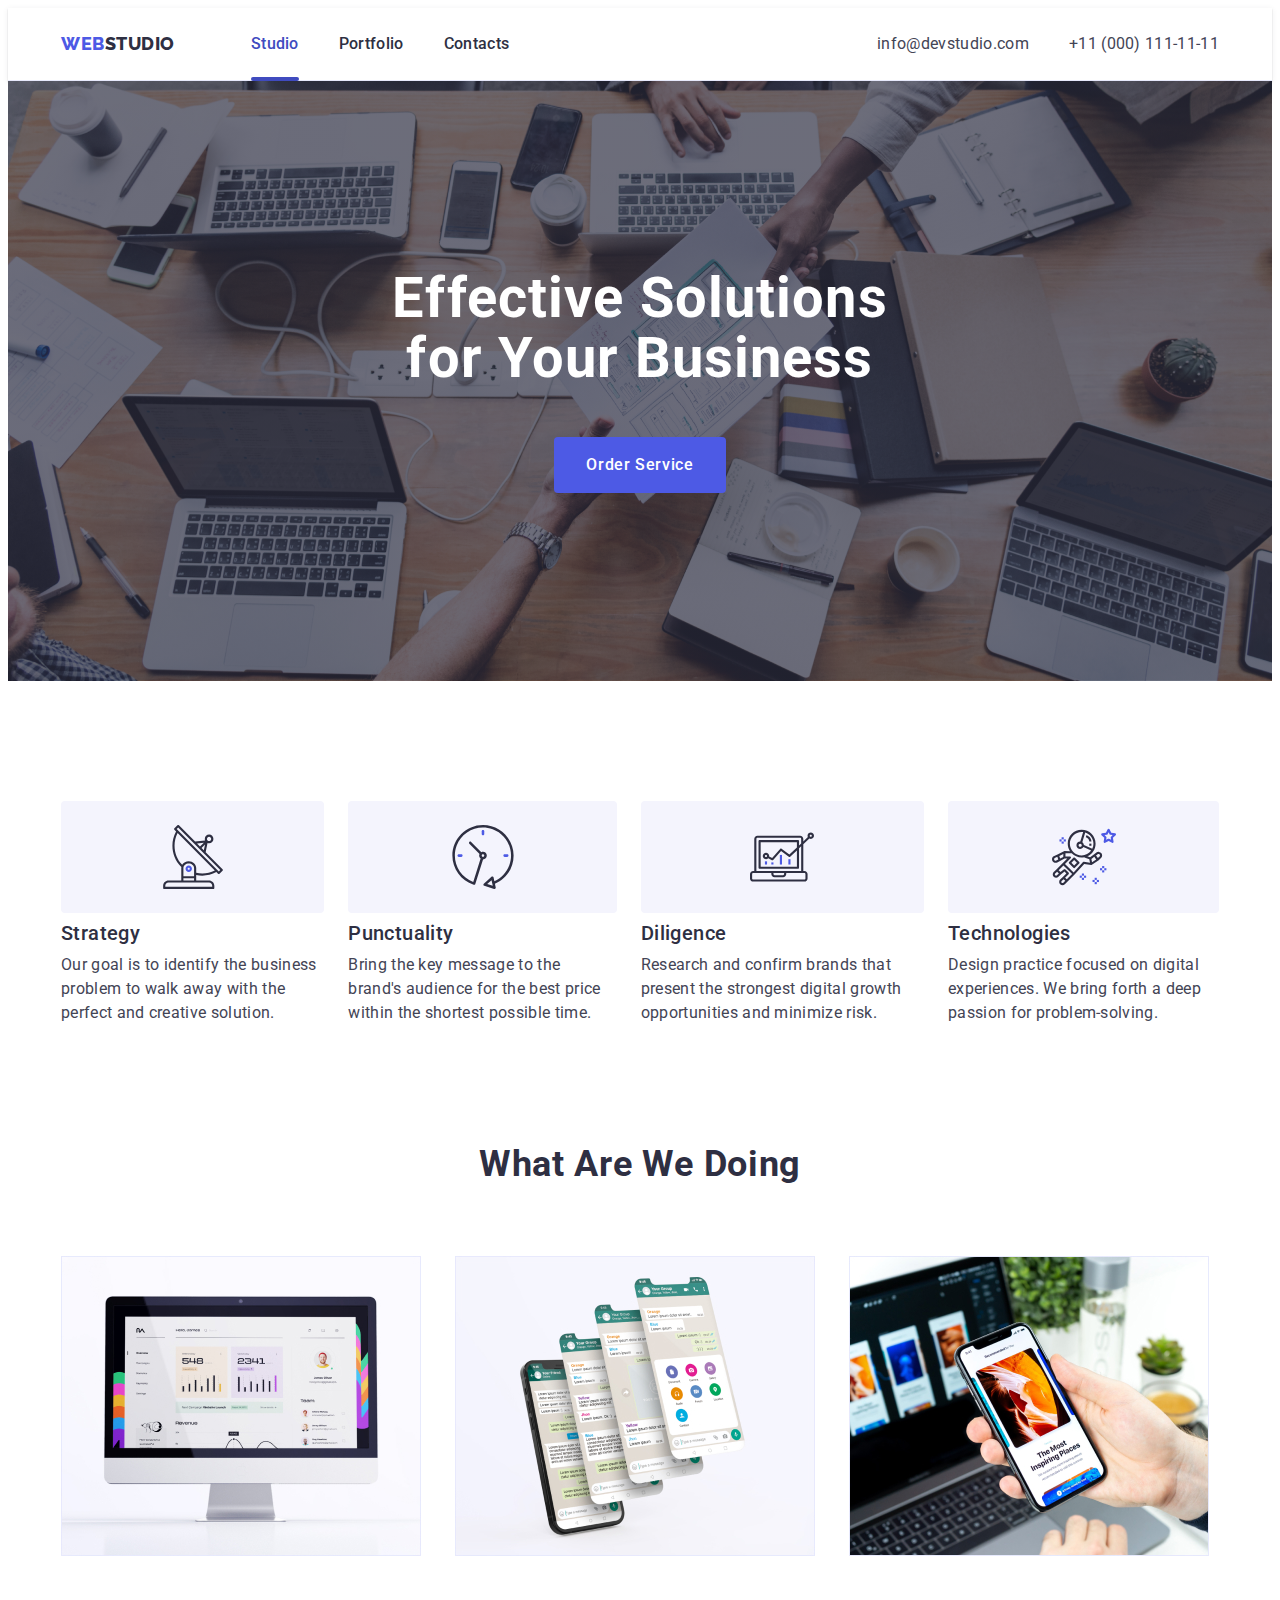
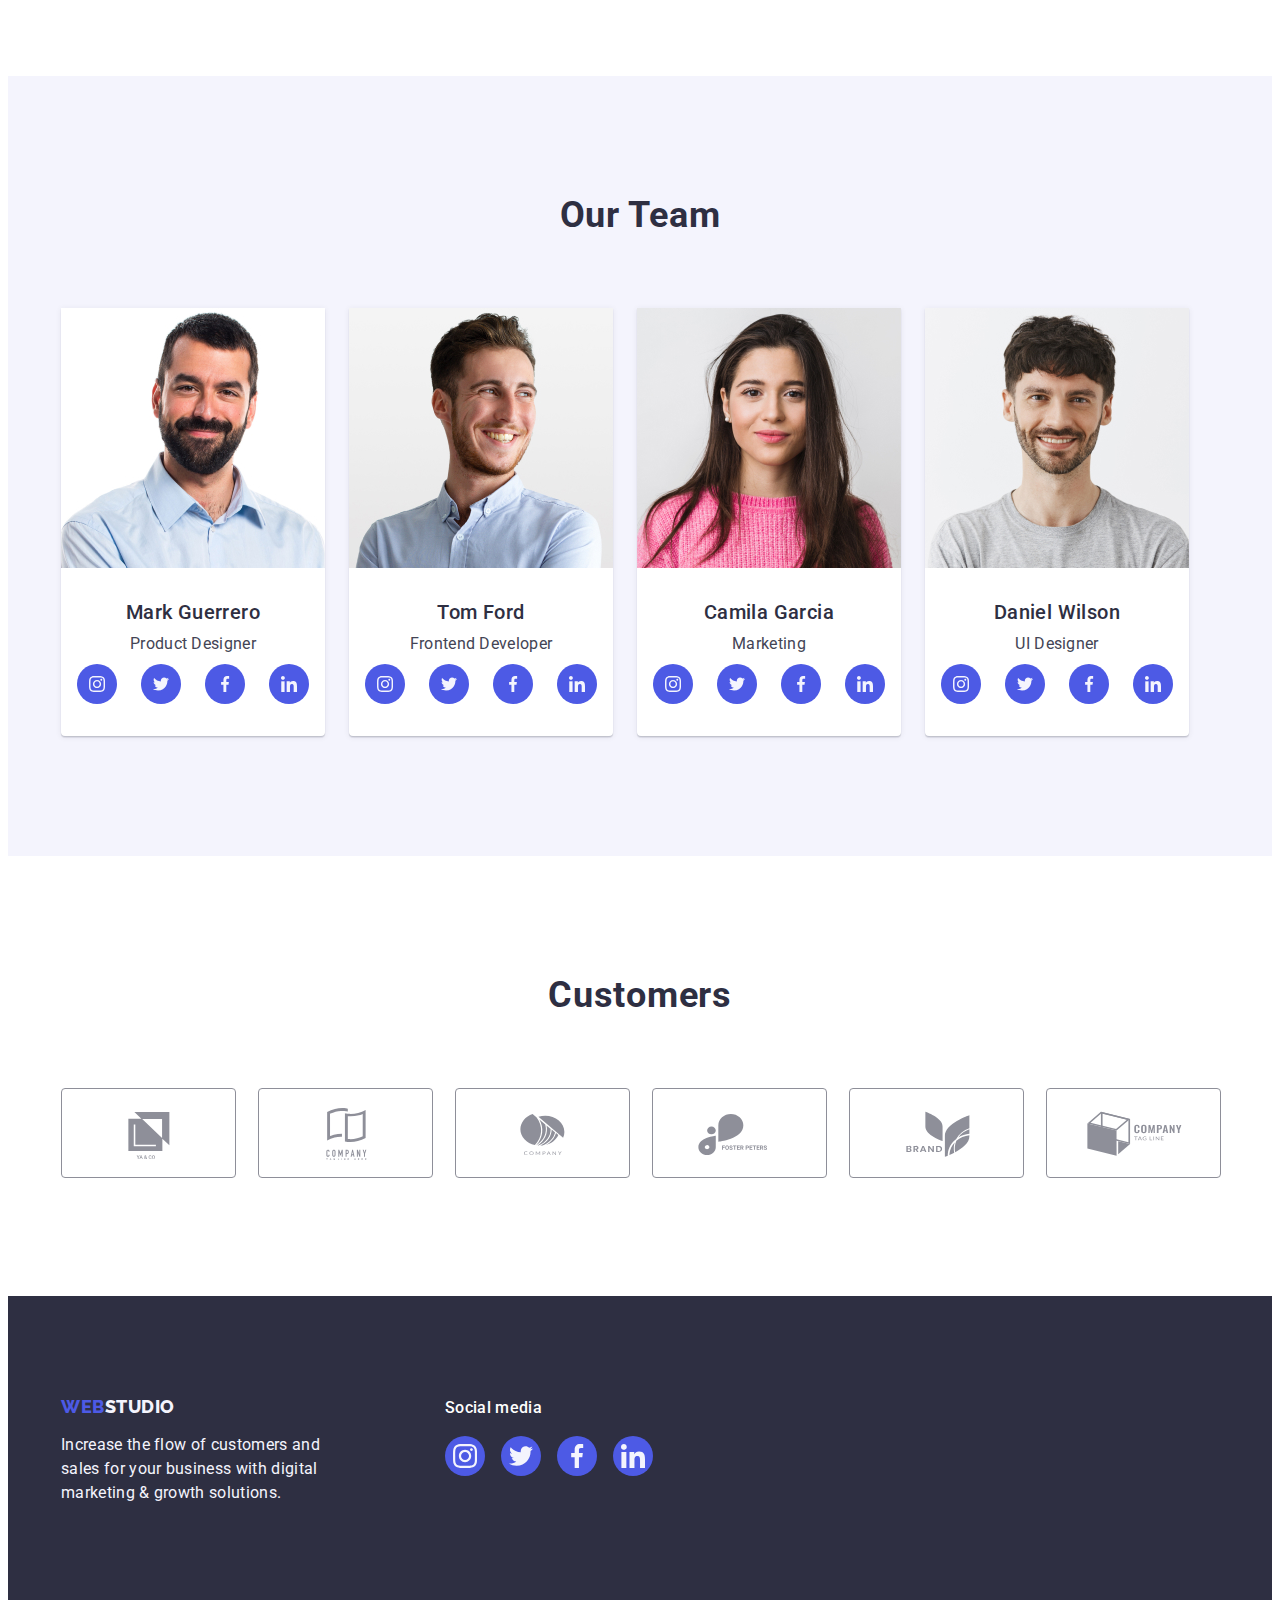
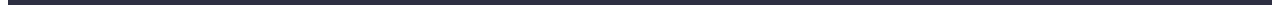
<file: index.html>
<!DOCTYPE html>
<html lang="en">
  <head>
    <meta charset="UTF-8" />
    <meta http-equiv="X-UA-Compatible" content="IE=edge" />
    <meta name="viewport" content="width=device-width, initial-scale=1.0" />
    <link rel="preconnect" href="https://fonts.googleapis.com" />
    <link rel="preconnect" href="https://fonts.gstatic.com" crossorigin />
    <link
      href="https://fonts.googleapis.com/css2?family=Raleway:wght@800&family=Roboto:wght@400;500;700;900&display=swap"
      rel="stylesheet"
    />
    <title>Document</title>
    <link
      rel="stylesheet"
      href="https://cdnjs.cloudflare.com/ajax/libs/modern-normalize/1.1.0/modern-normalize.min.css"
      integrity="sha512-wpPYUAdjBVSE4KJnH1VR1HeZfpl1ub8YT/NKx4PuQ5NmX2tKuGu6U/JRp5y+Y8XG2tV+wKQpNHVUX03MfMFn9Q=="
      crossorigin="anonymous"
      referrerpolicy="no-referrer"
    />
    <link rel="stylesheet" href="./css/styles.css" />
  </head>
  <body>
    <!-- HEADER -->

    <header class="page-header">
      <div class="container page-header-container">
        <nav class="page-nav nav-header-container">
          <a class="logo link" href="./index.html"
            >WEB<span class="logo-studio">Studio</span></a
          >

          <ul class="menu list list-header-container">
            <li>
              <a href="./index.html" class="menu-item link current-page"
                >Studio</a
              >
            </li>
            <li>
              <a href="./portfolio.html" class="menu-item link">Portfolio</a>
            </li>
            <li><a href="" class="menu-item link">Contacts</a></li>
          </ul>
        </nav>

        <address class="header-tel-mail">
          <ul class="tel-mail-header list">
            <li>
              <a class="address-link link list" href="mailto:info@devstudio.com"
                >info@devstudio.com</a
              >
            </li>
            <li>
              <a class="address-link link list" href="tel:+110001111111"
                >+11 (000) 111-11-11</a
              >
            </li>
          </ul>
        </address>
      </div>
    </header>
    <main>
      <!-- SECTION 1 - HERO -->
      <section class="section-hero">
        <div class="container section-hero-container">
          <h1 class="hero-tittle">Effective Solutions for Your Business</h1>
          <button class="modal-open-btn" type="button" data-modal-open>
            Order Service
          </button>
        </div>
      </section>

      <!-- SECTION 2 -->

      <section class="features-section">
        <div class="features-list-container container">
          <h2 class="visually-hidden">webstudio-features</h2>

          <ul class="list list-container">
            <li class="features-list-item">
              <div class="features-list-item-icon">
                <svg class="features-icon" width="64" height="64">
                  <use href="./images/icons.svg#icon-antenna"></use>
                </svg>
              </div>
              <h3 class="li-header">Strategy</h3>
              <p class="paragraf-description">
                Our goal is to identify the business problem to walk away with
                the perfect and creative solution.
              </p>
            </li>
            <li class="features-list-item">
              <div class="features-list-item-icon">
                <svg class="features-icon" width="64" height="64">
                  <use href="./images/icons.svg#icon-clock"></use>
                </svg>
              </div>
              <h3 class="li-header">Punctuality</h3>

              <p class="paragraf-description">
                Bring the key message to the brand's audience for the best price
                within the shortest possible time.
              </p>
            </li>
            <li class="features-list-item">
              <div class="features-list-item-icon">
                <svg class="features-icon" width="64" height="64">
                  <use href="./images/icons.svg#icon-diagram"></use>
                </svg>
              </div>
              <h3 class="li-header">Diligence</h3>
              <p class="paragraf-description">
                Research and confirm brands that present the strongest digital
                growth opportunities and minimize risk.
              </p>
            </li>
            <li class="features-list-item">
              <div class="features-list-item-icon">
                <svg class="features-icon" width="64" height="64">
                  <use href="./images/icons.svg#icon-astronaut"></use>
                </svg>
              </div>
              <h3 class="li-header">Technologies</h3>
              <p class="paragraf-description">
                Design practice focused on digital experiences. We bring forth a
                deep passion for problem-solving.
              </p>
            </li>
          </ul>
        </div>
      </section>

      <!-- section 3 -->

      <section class="main-page-fotos">
        <div class="container main-page-container">
          <h2 class="section-name section-foto-name">What are we doing</h2>
          <ul class="list fotos-list-container">
            <li class="foto-list">
              <img
                src="./images/foto1.jpg"
                alt="foto of computer"
                width="360"
                height="300"
              />
            </li>
            <li class="foto-list">
              <img
                src="./images/foto2.jpg"
                alt="foto of telephone"
                width="360"
                height="300"
              />
            </li>
            <li class="foto-list">
              <img
                src="./images/foto3.jpg"
                alt="foto of telephone and notebook"
                width="360"
                height="300"
              />
            </li>
          </ul>
        </div>
      </section>

      <!-- section 4 -->

      <section class="section-team">
        <div class="container">
          <h2 class="section-team-name section-name">Our Team</h2>
          <ul class="list section-team-container">
            <li class="section-list-item">
              <img
                src="./images/mark.jpg"
                alt="Mark Guerrero foto"
                width="264"
                height="260"
              />
              <div class="our-team-descr">
                <h3 class="li-header-team">Mark Guerrero</h3>
                <p class="paragraf-description-team">Product Designer</p>

                <ul class="social-list list">
                  <li class="social-list-menu">
                    <a href="" class="social-list-link">
                      <svg
                        class="social-list-icon"
                        width="16"
                        height="16"
                        aria-label="icon of instagram"
                      >
                        <use href="./images/icons.svg#icon-instagram"></use>
                      </svg>
                    </a>
                  </li>

                  <li class="social-list-menu">
                    <a href="" class="social-list-link">
                      <svg
                        class="social-list-icon"
                        width="16"
                        height="16"
                        aria-label="icon of instagram"
                      >
                        <use href="./images/icons.svg#icon-twitter"></use>
                      </svg>
                    </a>
                  </li>
                  <li class="social-list-menu">
                    <a href="" class="social-list-link">
                      <svg
                        class="social-list-icon"
                        width="16"
                        height="16"
                        aria-label="icon of instagram"
                      >
                        <use href="./images/icons.svg#icon-facebook"></use>
                      </svg>
                    </a>
                  </li>
                  <li class="social-list-menu">
                    <a href="" class="social-list-link">
                      <svg
                        class="social-list-icon"
                        width="16"
                        height="16"
                        aria-label="icon of instagram"
                      >
                        <use href="./images/icons.svg#icon-linkedin"></use>
                      </svg>
                    </a>
                  </li>
                </ul>
              </div>
            </li>

            <li class="section-list-item">
              <img
                src="./images/tom.jpg"
                alt="Tom Ford foto"
                width="264"
                height="260"
              />
              <div class="our-team-descr">
                <h3 class="li-header-team">Tom Ford</h3>
                <p class="paragraf-description-team">Frontend Developer</p>
                <ul class="social-list list">
                  <li class="social-list-menu">
                    <a href="" class="social-list-link">
                      <svg
                        class="social-list-icon"
                        width="16"
                        height="16"
                        aria-label="icon of instagram"
                      >
                        <use href="./images/icons.svg#icon-instagram"></use>
                      </svg>
                    </a>
                  </li>

                  <li class="social-list-menu">
                    <a href="" class="social-list-link">
                      <svg
                        class="social-list-icon"
                        width="16"
                        height="16"
                        aria-label="icon of instagram"
                      >
                        <use href="./images/icons.svg#icon-twitter"></use>
                      </svg>
                    </a>
                  </li>
                  <li class="social-list-menu">
                    <a href="" class="social-list-link">
                      <svg
                        class="social-list-icon"
                        width="16"
                        height="16"
                        aria-label="icon of instagram"
                      >
                        <use href="./images/icons.svg#icon-facebook"></use>
                      </svg>
                    </a>
                  </li>
                  <li class="social-list-menu">
                    <a href="" class="social-list-link">
                      <svg
                        class="social-list-icon"
                        width="16"
                        height="16"
                        aria-label="icon of instagram"
                      >
                        <use href="./images/icons.svg#icon-linkedin"></use>
                      </svg>
                    </a>
                  </li>
                </ul>
              </div>
            </li>

            <li class="section-list-item">
              <img
                src="./images/camila.jpg"
                alt="Camila Garcia foto"
                width="264"
                height="260"
              />
              <div class="our-team-descr">
                <h3 class="li-header-team">Camila Garcia</h3>
                <p class="paragraf-description-team">Marketing</p>
                <ul class="social-list list">
                  <li class="social-list-menu">
                    <a href="" class="social-list-link">
                      <svg
                        class="social-list-icon"
                        width="16"
                        height="16"
                        aria-label="icon of instagram"
                      >
                        <use href="./images/icons.svg#icon-instagram"></use>
                      </svg>
                    </a>
                  </li>

                  <li class="social-list-menu">
                    <a href="" class="social-list-link">
                      <svg
                        class="social-list-icon"
                        width="16"
                        height="16"
                        aria-label="icon of instagram"
                      >
                        <use href="./images/icons.svg#icon-twitter"></use>
                      </svg>
                    </a>
                  </li>
                  <li class="social-list-menu">
                    <a href="" class="social-list-link">
                      <svg
                        class="social-list-icon"
                        width="16"
                        height="16"
                        aria-label="icon of instagram"
                      >
                        <use href="./images/icons.svg#icon-facebook"></use>
                      </svg>
                    </a>
                  </li>
                  <li class="social-list-menu">
                    <a href="" class="social-list-link">
                      <svg
                        class="social-list-icon"
                        width="16"
                        height="16"
                        aria-label="icon of instagram"
                      >
                        <use href="./images/icons.svg#icon-linkedin"></use>
                      </svg>
                    </a>
                  </li>
                </ul>
              </div>
            </li>

            <li class="section-list-item">
              <img
                src="./images/daniel.jpg"
                alt="Daniel Wilson foto"
                width="264"
                height="260"
              />
              <div class="our-team-descr">
                <h3 class="li-header-team">Daniel Wilson</h3>
                <p class="paragraf-description-team">UI Designer</p>
                <ul class="social-list list">
                  <li class="social-list-menu">
                    <a href="" class="social-list-link">
                      <svg
                        class="social-list-icon"
                        width="16"
                        height="16"
                        aria-label="icon of instagram"
                      >
                        <use href="./images/icons.svg#icon-instagram"></use>
                      </svg>
                    </a>
                  </li>

                  <li class="social-list-menu">
                    <a href="" class="social-list-link">
                      <svg
                        class="social-list-icon"
                        width="16"
                        height="16"
                        aria-label="icon of instagram"
                      >
                        <use href="./images/icons.svg#icon-twitter"></use>
                      </svg>
                    </a>
                  </li>
                  <li class="social-list-menu">
                    <a href="" class="social-list-link">
                      <svg
                        class="social-list-icon"
                        width="16"
                        height="16"
                        aria-label="icon of instagram"
                      >
                        <use href="./images/icons.svg#icon-facebook"></use>
                      </svg>
                    </a>
                  </li>
                  <li class="social-list-menu">
                    <a href="" class="social-list-link">
                      <svg
                        class="social-list-icon"
                        width="16"
                        height="16"
                        aria-label="icon of instagram"
                      >
                        <use href="./images/icons.svg#icon-linkedin"></use>
                      </svg>
                    </a>
                  </li>
                </ul>
              </div>
            </li>
          </ul>
        </div>
      </section>

      <!-- SECTION 5 -->

      <section class="section-customers">
        <div class="container">
          <h2 class="section-name">Customers</h2>
          <ul class="customers-list list">
            <li class="customers-list-item">
              <a href="" class="customers-item">
                <svg
                  class="customers-item-logo"
                  width="104"
                  height="56"
                  aria-label="lofo of yaco company"
                >
                  <use href="./images/icons.svg#icon-logo-yaco"></use>
                </svg>
              </a>
            </li>
            <li class="customers-list-item">
              <a href="" class="customers-item">
                <svg
                  class="customers-item-logo"
                  width="104"
                  height="56"
                  aria-label="lofo of yaco company"
                >
                  <use
                    href="./images/icons.svg#icon-logo-company-taglinehere"
                  ></use>
                </svg>
              </a>
            </li>
            <li class="customers-list-item">
              <a href="" class="customers-item">
                <svg
                  class="customers-item-logo"
                  width="104"
                  height="56"
                  aria-label="lofo of yaco company"
                >
                  <use href="./images/icons.svg#icon-logo-company"></use>
                </svg>
              </a>
            </li>
            <li class="customers-list-item">
              <a href="" class="customers-item">
                <svg
                  class="customers-item-logo"
                  width="104"
                  height="56"
                  aria-label="lofo of yaco company"
                >
                  <use href="./images/icons.svg#icon-logo-fosterpeters"></use>
                </svg>
              </a>
            </li>
            <li class="customers-list-item">
              <a href="" class="customers-item">
                <svg
                  class="customers-item-logo"
                  width="104"
                  height="56"
                  aria-label="lofo of yaco company"
                >
                  <use href="./images/icons.svg#icon-logo-brend"></use>
                </svg>
              </a>
            </li>
            <li class="customers-list-item">
              <a href="" class="customers-item">
                <svg
                  class="customers-item-logo"
                  width="104"
                  height="56"
                  aria-label="lofo of yaco company"
                >
                  <use
                    href="./images/icons.svg#icon-logo-company-tagline"
                  ></use>
                </svg>
              </a>
            </li>
          </ul>
        </div>
      </section>
    </main>
    <!-- FOOTER -->
    <footer class="main-footer">
      <div class="container main-footer-container">
        <div class="footer-container">
          <a class="logo link footer-link" href="./index.html"
            >WEB<span class="logo-studio-theme-dark">Studio</span></a
          >
          <p class="footer-text">
            Increase the flow of customers and sales for your business with
            digital marketing & growth solutions.
          </p>
        </div>
        <div class="footer-media">
          <p class="footer-media-text">Social media</p>
          <ul class="footer-social-list list">
            <li class="footer-social-list-item">
              <a href="" class="footer-social-list-link">
                <svg
                  class="social-list-icon"
                  width="24"
                  height="24"
                  aria-label="icon of instagram"
                >
                  <use href="./images/icons.svg#icon-instagram"></use>
                </svg>
              </a>
            </li>

            <li class="footer-social-list-item">
              <a href="" class="footer-social-list-link">
                <svg
                  class="social-list-icon"
                  width="24"
                  height="24"
                  aria-label="icon of instagram"
                >
                  <use href="./images/icons.svg#icon-twitter"></use>
                </svg>
              </a>
            </li>
            <li class="footer-social-list-item">
              <a href="" class="footer-social-list-link">
                <svg
                  class="social-list-icon"
                  width="24"
                  height="24"
                  aria-label="icon of instagram"
                >
                  <use href="./images/icons.svg#icon-facebook"></use>
                </svg>
              </a>
            </li>
            <li class="footer-social-list-item">
              <a href="" class="footer-social-list-link">
                <svg
                  class="social-list-icon"
                  width="24"
                  height="24"
                  aria-label="icon of instagram"
                >
                  <use href="./images/icons.svg#icon-linkedin"></use>
                </svg>
              </a>
            </li>
          </ul>
        </div>
      </div>
    </footer>

    <!-- МОДАЛЬНЕ ВІКНО -->
    <div class="backdrop is-hidden" data-modal>
      <div class="modal">
        <button data-modal-close type="button" class="backdrop-modal-btn">
          <svg class="backdrop-modal-btn-icon" width="8" height="8">
            <use href="./images/icons.svg#icon-close-btn"></use>
          </svg>
        </button>
      </div>
    </div>
    <script src="./js/modal.js"></script>
  </body>
</html>
</file>
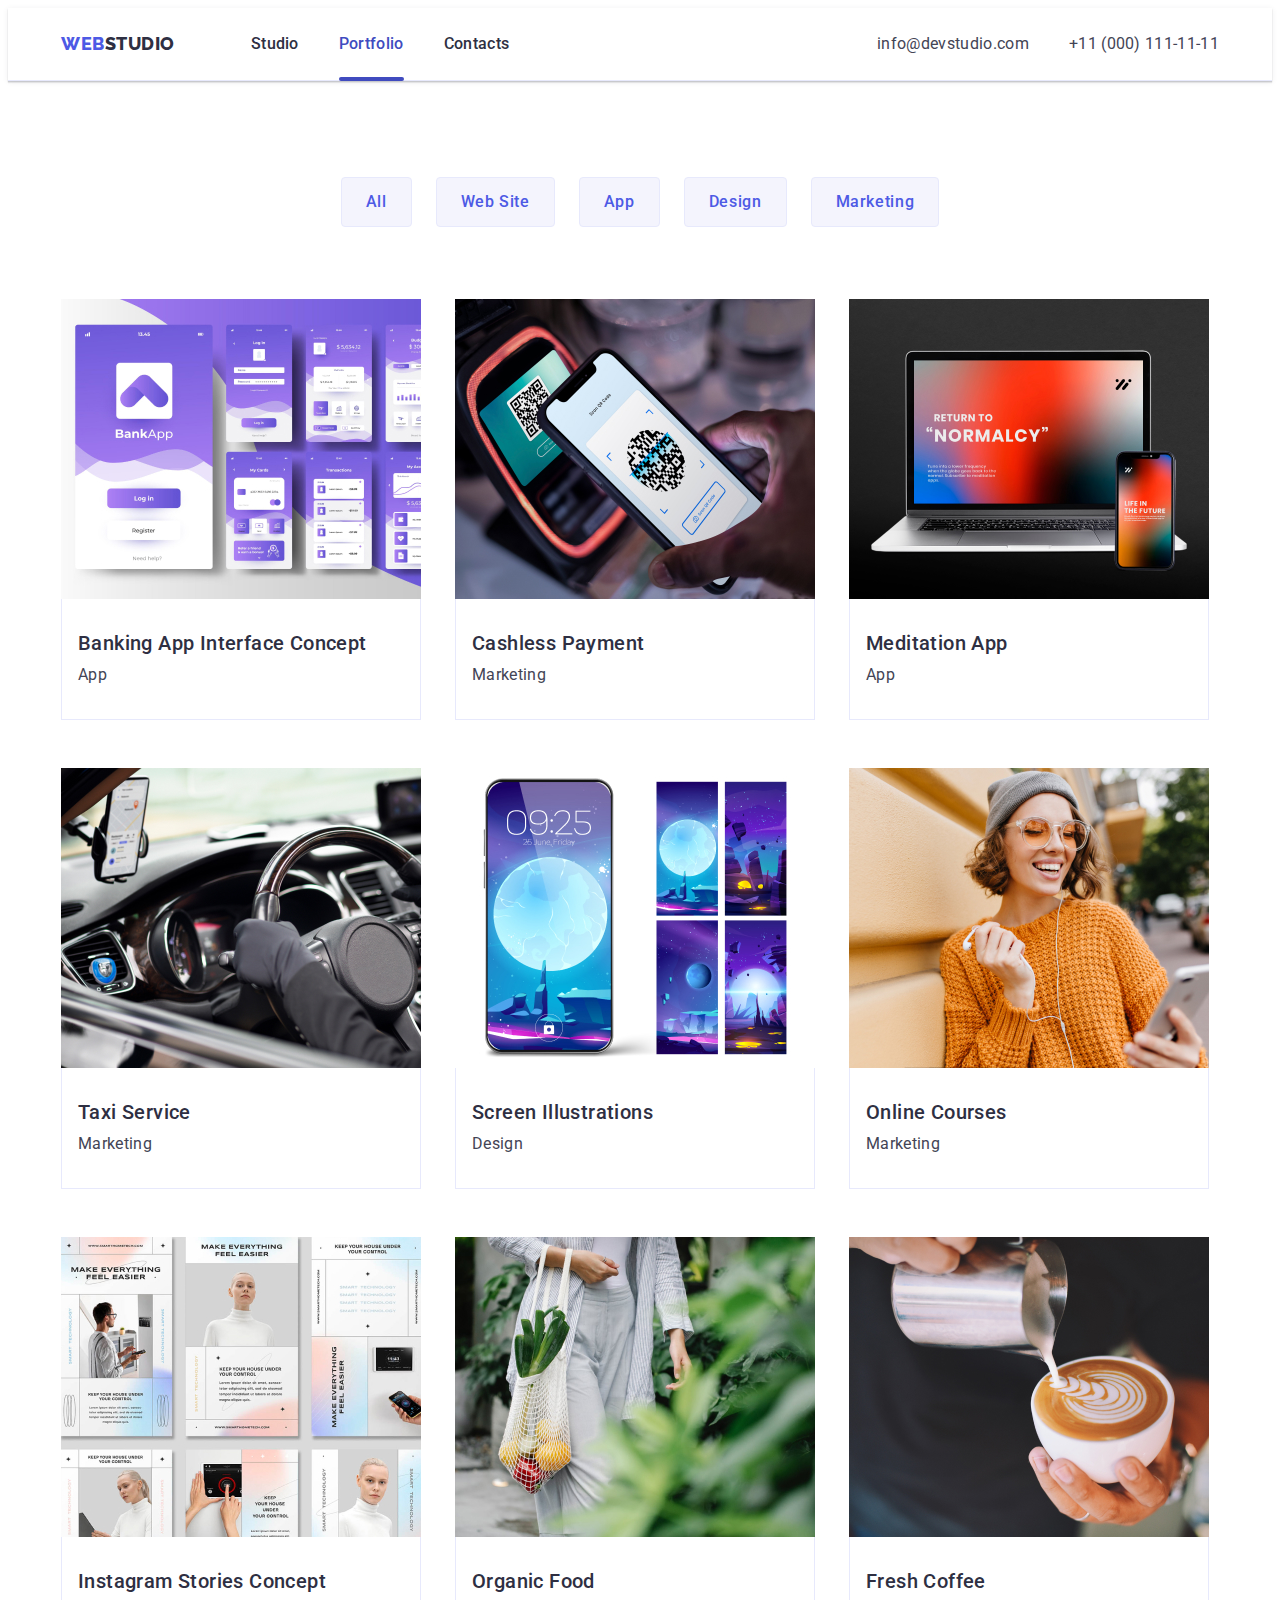
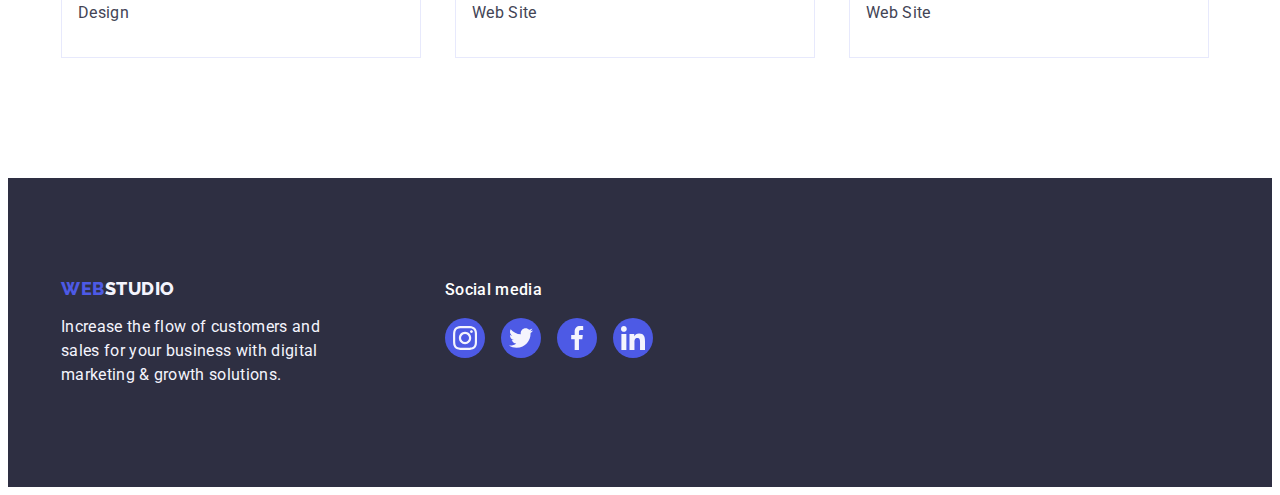
<file: portfolio.html>
<!DOCTYPE html>
<html lang="en">
  <head>
    <meta charset="UTF-8" />
    <meta http-equiv="X-UA-Compatible" content="IE=edge" />
    <meta name="viewport" content="width=device-width, initial-scale=1.0" />
    <link rel="preconnect" href="https://fonts.googleapis.com" />
    <link rel="preconnect" href="https://fonts.gstatic.com" crossorigin />
    <link
      href="https://fonts.googleapis.com/css2?family=Raleway:wght@800&family=Roboto:wght@400;500;700;900&display=swap"
      rel="stylesheet"
    />
    <title>Document</title>
    <link
      rel="stylesheet"
      href="https://cdnjs.cloudflare.com/ajax/libs/modern-normalize/1.1.0/modern-normalize.min.css"
      integrity="sha512-wpPYUAdjBVSE4KJnH1VR1HeZfpl1ub8YT/NKx4PuQ5NmX2tKuGu6U/JRp5y+Y8XG2tV+wKQpNHVUX03MfMFn9Q=="
      crossorigin="anonymous"
      referrerpolicy="no-referrer"
    />
    <link rel="stylesheet" href="./css/styles.css" />
  </head>

  <body>
    <!-- HEADER -->
    <header class="page-header">
      <div class="container page-header-container">
        <nav class="page-nav nav-header-container">
          <a class="logo link" href="./index.html"
            >WEB<span class="logo-studio">Studio</span></a
          >

          <ul class="menu list list-header-container">
            <li>
              <a href="./index.html" class="menu-item link">Studio</a>
            </li>
            <li>
              <a href="./portfolio.html" class="menu-item link current-page"
                >Portfolio</a
              >
            </li>
            <li><a href="" class="menu-item link">Contacts</a></li>
          </ul>
        </nav>

        <address class="header-tel-mail">
          <ul class="tel-mail-header list">
            <li>
              <a class="address-link link list" href="mailto:info@devstudio.com"
                >info@devstudio.com</a
              >
            </li>
            <li>
              <a class="address-link link list" href="tel:+110001111111"
                >+11 (000) 111-11-11</a
              >
            </li>
          </ul>
        </address>
      </div>
    </header>
    <main>
      <!-- BUTTONS -->

      <section class="portfolio-section">
        <div class="container">
          <h1 class="visually-hidden">portfolio</h1>
          <ul class="list portfolio-btn-list">
            <li>
              <button class="modal-btn-portfolio" type="button">All</button>
            </li>
            <li>
              <button class="modal-btn-portfolio" type="button">
                Web Site
              </button>
            </li>
            <li>
              <button class="modal-btn-portfolio" type="button">App</button>
            </li>
            <li>
              <button class="modal-btn-portfolio" type="button">Design</button>
            </li>
            <li>
              <button class="modal-btn-portfolio" type="button">
                Marketing
              </button>
            </li>
          </ul>

          <!-- 2nd list PORTFOLIO CARDS -->

          <ul class="list portfolio-cards-list">
            <li class="portfolio-cards-list-item">
              <a href="" class="link portfolio-cards-link">
                <div class="card-overlay">
                  <img
                    src="./images/portfolio/fotoportfolio1.jpg"
                    alt="Banking App foto"
                    width="360"
                    height="300"
                  />
                  <p class="overlay">
                    14 Stylish and User-Friendly App Design Concepts · Task
                    Manager App · Calorie Tracker App · Exotic Fruit Ecommerce
                    App · Cloud Storage App
                  </p>
                </div>
                <div class="portf-list-item-descr">
                  <h2 class="li-header">Banking App Interface Concept</h2>
                  <p class="paragraf-description">App</p>
                </div>
              </a>
            </li>
            <li class="portfolio-cards-list-item">
              <a href="" class="link portfolio-cards-link">
                <div class="card-overlay">
                  <img
                    src="./images/portfolio/fotoportfolio2.jpg"
                    alt="foto of cashless payment"
                    width="360"
                    height="300"
                  />
                  <p class="overlay">
                    14 Stylish and User-Friendly App Design Concepts · Task
                    Manager App · Calorie Tracker App · Exotic Fruit Ecommerce
                    App · Cloud Storage App
                  </p>
                </div>
                <div class="portf-list-item-descr">
                  <h2 class="li-header">Cashless Payment</h2>
                  <p class="paragraf-description">Marketing</p>
                </div>
              </a>
            </li>
            <li class="portfolio-cards-list-item">
              <a href="" class="link portfolio-cards-link">
                <div class="card-overlay">
                  <img
                    src="./images/portfolio/fotoportfolio3.jpg"
                    alt="foto of phone near a notebook"
                    width="360"
                    height="300"
                  />
                  <p class="overlay">
                    14 Stylish and User-Friendly App Design Concepts · Task
                    Manager App · Calorie Tracker App · Exotic Fruit Ecommerce
                    App · Cloud Storage App
                  </p>
                </div>
                <div class="portf-list-item-descr">
                  <h2 class="li-header">Meditation App</h2>
                  <p class="paragraf-description">App</p>
                </div>
              </a>
            </li>
            <li class="portfolio-cards-list-item">
              <a href="" class="link portfolio-cards-link">
                <div class="card-overlay">
                  <img
                    src="./images/portfolio/fotoportfolio4.jpg"
                    alt="foto of phone in taxi"
                    width="360"
                    height="300"
                  />
                  <p class="overlay">
                    14 Stylish and User-Friendly App Design Concepts · Task
                    Manager App · Calorie Tracker App · Exotic Fruit Ecommerce
                    App · Cloud Storage App
                  </p>
                </div>
                <div class="portf-list-item-descr">
                  <h2 class="li-header">Taxi Service</h2>
                  <p class="paragraf-description">Marketing</p>
                </div>
              </a>
            </li>
            <li class="portfolio-cards-list-item">
              <a href="" class="link portfolio-cards-link">
                <div class="card-overlay">
                  <img
                    src="./images/portfolio/fotoportfolio5.jpg"
                    alt="foto of phone's screen design"
                    width="360"
                    height="300"
                  />
                  <p class="overlay">
                    14 Stylish and User-Friendly App Design Concepts · Task
                    Manager App · Calorie Tracker App · Exotic Fruit Ecommerce
                    App · Cloud Storage App
                  </p>
                </div>
                <div class="portf-list-item-descr">
                  <h2 class="li-header">Screen Illustrations</h2>
                  <p class="paragraf-description">Design</p>
                </div>
              </a>
            </li>
            <li class="portfolio-cards-list-item">
              <a href="" class="link portfolio-cards-link">
                <div class="card-overlay">
                  <img
                    src="./images/portfolio/fotoportfolio6.jpg"
                    alt="foto of girl looking at phone"
                    width="360"
                    height="300"
                  />
                  <p class="overlay">
                    14 Stylish and User-Friendly App Design Concepts · Task
                    Manager App · Calorie Tracker App · Exotic Fruit Ecommerce
                    App · Cloud Storage App
                  </p>
                </div>
                <div class="portf-list-item-descr">
                  <h2 class="li-header">Online Courses</h2>
                  <p class="paragraf-description">Marketing</p>
                </div>
              </a>
            </li>
            <li class="portfolio-cards-list-item">
              <a href="" class="link portfolio-cards-link">
                <div class="card-overlay">
                  <img
                    src="./images/portfolio/fotoportfolio7.jpg"
                    alt="foto of examples of making things easier"
                    width="360"
                    height="300"
                  />
                  <p class="overlay">
                    14 Stylish and User-Friendly App Design Concepts · Task
                    Manager App · Calorie Tracker App · Exotic Fruit Ecommerce
                    App · Cloud Storage App
                  </p>
                </div>
                <div class="portf-list-item-descr">
                  <h2 class="li-header">Instagram Stories Concept</h2>
                  <p class="paragraf-description">Design</p>
                </div>
              </a>
            </li>
            <li class="portfolio-cards-list-item">
              <a href="" class="link portfolio-cards-link">
                <div class="card-overlay">
                  <img
                    src="./images/portfolio/fotoportfolio8.jpg"
                    alt="foto of organic food in a bag"
                    width="360"
                    height="300"
                  />
                  <p class="overlay">
                    14 Stylish and User-Friendly App Design Concepts · Task
                    Manager App · Calorie Tracker App · Exotic Fruit Ecommerce
                    App · Cloud Storage App
                  </p>
                </div>
                <div class="portf-list-item-descr">
                  <h2 class="li-header">Organic Food</h2>
                  <p class="paragraf-description">Web Site</p>
                </div>
              </a>
            </li>
            <li class="portfolio-cards-list-item">
              <a href="" class="link portfolio-cards-link">
                <div class="card-overlay">
                  <img
                    src="./images/portfolio/fotoportfolio9.jpg"
                    alt="foto of the cup of fresh coffee"
                    width="360"
                    height="300"
                  />
                  <p class="overlay">
                    14 Stylish and User-Friendly App Design Concepts · Task
                    Manager App · Calorie Tracker App · Exotic Fruit Ecommerce
                    App · Cloud Storage App
                  </p>
                </div>
                <div class="portf-list-item-descr">
                  <h2 class="li-header">Fresh Coffee</h2>
                  <p class="paragraf-description">Web Site</p>
                </div>
              </a>
            </li>
          </ul>
        </div>
      </section>
    </main>
    <!-- FOOTER -->
    <footer class="main-footer">
      <div class="container main-footer-container">
        <div class="footer-container">
          <a class="logo link footer-link" href="./index.html"
            >WEB<span class="logo-studio-theme-dark">Studio</span></a
          >
          <p class="footer-text">
            Increase the flow of customers and sales for your business with
            digital marketing & growth solutions.
          </p>
        </div>
        <div class="footer-media">
          <p class="footer-media-text">Social media</p>
          <ul class="footer-social-list list">
            <li class="footer-social-list-item">
              <a href="" class="footer-social-list-link">
                <svg
                  class="social-list-icon"
                  width="24"
                  height="24"
                  aria-label="icon of instagram"
                >
                  <use href="./images/icons.svg#icon-instagram"></use>
                </svg>
              </a>
            </li>

            <li class="footer-social-list-item">
              <a href="" class="footer-social-list-link">
                <svg
                  class="social-list-icon"
                  width="24"
                  height="24"
                  aria-label="icon of instagram"
                >
                  <use href="./images/icons.svg#icon-twitter"></use>
                </svg>
              </a>
            </li>
            <li class="footer-social-list-item">
              <a href="" class="footer-social-list-link">
                <svg
                  class="social-list-icon"
                  width="24"
                  height="24"
                  aria-label="icon of instagram"
                >
                  <use href="./images/icons.svg#icon-facebook"></use>
                </svg>
              </a>
            </li>
            <li class="footer-social-list-item">
              <a href="" class="footer-social-list-link">
                <svg
                  class="social-list-icon"
                  width="24"
                  height="24"
                  aria-label="icon of instagram"
                >
                  <use href="./images/icons.svg#icon-linkedin"></use>
                </svg>
              </a>
            </li>
          </ul>
        </div>
      </div>
    </footer>
  </body>
</html>
</file>
<file: css/styles.css>
.list {
  list-style: none;
}
.link {
  text-decoration: none;
}

button {
  cursor: pointer;
}
body {
  font-family: Roboto, sans-serif;
  font-style: normal;
  color: var(--slate-color);
  background-color: var(--bodycolor);
}

/* скидання дефолтних налаштувань */

h1,
h2,
h3,
p {
  margin-top: 0;
  margin-bottom: 0;
}

ul,
ol {
  margin-top: 0;
  margin-bottom: 0;
  padding-left: 0;
}

img {
  display: block;
  max-width: 100%;
  height: auto;
}

:root {
  --accent-color: #2e2f42;
  --color: #4d5ae5;
  --bodycolor: #ffffff;
  --cloud-color: #f4f4fd;
  --ocean-color: #404bbf;
  --slate-color: #434455;
  --corn-flower-color: #e7e9fc;
  --light-slate-color: #8e8f99;
  --green-color: #31d0aa;
  --dairy-color: #fcfcfc;
}

.container {
  max-width: 1158px;
  margin-left: auto;
  margin-right: auto;
  /* padding-top: 24px;
  padding-bottom: 24px; */
  padding: 0 15px;
  margin: 0 auto;
  /* background-color: tomato; */
  /* display: flex; */
  align-items: center;
}

/* HEADER */

.page-header-container {
  display: flex;
}

.logo {
  font-family: Raleway, sans-serif;
  font-weight: 800;
  font-size: 18px;
  line-height: 1.17;
  letter-spacing: 0.03em;
  text-transform: uppercase;
  color: var(--color);
  /* padding-top: 24px;
  padding-bottom: 24px; */
  margin-right: 76px;
}

.logo-studio {
  color: var(--accent-color);
}

.logo-studio-theme-dark {
  color: var(--cloud-color);
}

.menu-item {
  display: block;
  font-weight: 500;
  font-size: 16px;
  line-height: 1.5;
  letter-spacing: 0.02em;
  color: var(--accent-color);
  padding: 24px 0;
  transition: color 250ms cubic-bezier(0.4, 0, 0.2, 1);
}

.current-page {
  position: relative;
  display: block;
  color: var(--ocean-color);
  transition: color 250ms cubic-bezier(0.4, 0, 0.2, 1);
}
.current-page::after,
.current-page::after {
  content: '';
  position: absolute;
  /* top: 100%; */
  left: 0;
  width: 100%;
  height: 4px;
  background: var(--ocean-color);
  border-radius: 2px;
  transform: translate(0%, 0%);
  bottom: -1px;
  /* display: block; */
  /* margin-left: auto;
  margin-right: auto; */
}

.menu-item:hover,
.menu-item:focus {
  color: var(--ocean-color);
}

.page-nav {
  align-items: center;
}
.nav-header-container,
.list-header-container,
.tel-mail-header-container {
  display: flex;
}
/* 
.adress-container {
  margin-left: auto;
} */

.list-header-container {
  gap: 40px;
}

/* .tel-mail-header-container {
  display: flex;
  gap: 40px;
} */

/* ADDRESS */

.address-link {
  font-style: normal;
  font-weight: 400;
  font-size: 16px;
  line-height: 1.5;
  letter-spacing: 0.02em;
  color: var(--slate-color);
  transition: color 250ms cubic-bezier(0.4, 0, 0.2, 1);
}

/* після натискання */
.address-link:hover,
.address-link:focus {
  color: var(--ocean-color);
}

.header-tel-mail {
  font-style: normal;
  margin-left: auto;
}

.tel-mail-header {
  display: flex;
  gap: 40px;
}

/* border для header(а)  */

.page-header {
  border-bottom: 1px solid var(--corn-flower-color);
  box-shadow: 0px 2px 1px rgba(46, 47, 66, 0.08),
    0px 1px 1px rgba(46, 47, 66, 0.16), 0px 1px 6px rgba(46, 47, 66, 0.08);
}

/* HERO */

.section-hero {
  background-color: var(--accent-color);
  padding-top: 188px;
  padding-bottom: 188px;
  margin: auto;
  background-image: linear-gradient(
      rgba(46, 47, 66, 0.7),
      rgba(46, 47, 66, 0.7)
    ),
    url('../images/people-office.jpg');
  max-width: 1440px;
  /* border: 1px solid #000000; */
  background-size: cover;
  background-repeat: no-repeat;
  background-position: center;
}
/* зайве посилання. такого диву не треба і в всс */
.section-hero-container {
  display: block;
  /* outline-color: aqua;
  outline-width: 10px;
  outline-style: double; */
}

.hero-tittle {
  font-weight: 700;
  font-size: 56px;
  line-height: 1.07;
  letter-spacing: 0.02em;
  color: var(--bodycolor);
  text-align: center;
  max-width: 496px;
  display: block;
  margin: auto;
}

.modal-open-btn {
  font-family: Roboto, sans-serif;
  font-weight: 500;
  font-size: 16px;
  line-height: 1.5;
  letter-spacing: 0.04em;
  color: var(--bodycolor);
  background-color: var(--color);
  display: block;
  margin-left: auto;
  margin-right: auto;
  margin-top: 48px;
  padding: 16px 32px;
  border-radius: 4px;
  min-width: 169px;
  height: 56px;
  border: none;
  transition: background-color 250ms cubic-bezier(0.4, 0, 0.2, 1);
}

.modal-open-btn:hover,
.modal-open-btn:focus {
  background-color: var(--ocean-color);
}

/* -- SECTION 2 --*/

.li-header {
  font-weight: 500;
  font-size: 20px;
  line-height: 1.2;
  letter-spacing: 0.02em;
  color: var(--accent-color);
  margin-bottom: 8px;
}

.paragraf-description {
  font-weight: 400;
  font-size: 16px;
  line-height: 1.5;
  letter-spacing: 0.02em;
  color: var(--slate-color);
}

.features-section {
  padding-top: 120px;
  padding-bottom: 120px;
  padding-left: 0px;
  padding-right: 0px;
}

.features-list-item {
  width: calc((100%-72px) / 4);
}

.list-container {
  display: flex;
  gap: 24px;
}

.features-list-item-icon {
  display: flex;
  justify-content: center;
  align-items: center;
  height: 112px;
  background: var(--cloud-color);
  border-radius: 4px;
  margin-bottom: 8px;
}

/* SECTION 3 */

.main-page-fotos {
  padding-bottom: 120px;

  /* width: 1158px; */
  /* padding: 74px 0; */
}

.fotos-list-container {
  display: flex;
  /* width: 1158px; */
  gap: 24px;
}
/* 
.fotos-list-item {
  margin-right: 0;
} */

.section-foto-name {
  /* display: block; */
  margin-bottom: 72px;
}
.foto-list {
  width: calc((100% - 48px) / 3);
}

.main-page-container {
  display: block;
}
/* section 4 */

.section-name {
  font-weight: 700;
  font-size: 36px;
  line-height: 1.1;
  letter-spacing: 0.02em;
  text-align: center;
  text-transform: capitalize;
  color: var(--accent-color);
  margin-bottom: 72px;
}

/* .section-team-name {
  font-weight: 700;
  font-size: 36px;
  line-height: 1.11;
  letter-spacing: 0.02em;
  text-align: center;
  text-transform: capitalize;
  color: var(--accent-color);
} */

.section-team {
  background-color: var(--cloud-color);
  padding: 120px 0;
}

.section-list-item {
  width: calc((100% - 72px) / 4);
  background-color: var(--bodycolor);
  box-shadow: 0px 1px 6px rgba(46, 47, 66, 0.08),
    0px 1px 1px rgba(46, 47, 66, 0.16), 0px 2px 1px rgba(46, 47, 66, 0.08);
  border-radius: 0px 0px 4px 4px;
}

.section-team-container {
  display: flex;
  width: 1128px;
  gap: 24px;
}

.our-team-descr {
  padding: 32px 0;
  text-align: center;
}

.li-header-team {
  font-weight: 500;
  font-size: 20px;
  line-height: 1.2;
  letter-spacing: 0.02em;
  color: var(--accent-color);
  text-align: center;
  margin-bottom: 8px;
}

.paragraf-description-team {
  font-weight: 400;
  font-size: 16px;
  line-height: 1.5;
  letter-spacing: 0.02em;
  color: var(--slate-color);
  text-align: center;
  margin-bottom: 8px;
}

.social-list {
  display: flex;
  justify-content: center;
  /* align-items: center; */
  gap: 24px;
}
.social-list-menu {
  display: flex;
  align-items: center;
}
.social-list-link {
  display: flex;
  width: 40px;
  height: 40px;
  border-radius: 50%;
  background-color: var(--color);
  align-items: center;
  justify-content: center;
  transition: background-color 250ms cubic-bezier(0.4, 0, 0.2, 1);
}
.social-list-link:hover,
.social-list-link:focus {
  background-color: var(--ocean-color);
}
.social-list-icon {
  display: flex;
  fill: var(--cloud-color);
  justify-content: center;
  margin: auto;
  /* align-items: center; */
}

/* SECTION 5 */

.section-customers {
  padding: 120px 0;
}
.customers-list-item {
  /* border: 1px solid #8e8f99;
  border-radius: 4px; */
  /* padding: 16px 32px; */
  width: calc((100% - 120px) / 6);
  height: 88px;
}
/* .customers-list {
  margin-left: auto;
  margin-right: auto;
} */

.customers-item-logo {
  /* display: flex;
  align-items: center;
  justify-content: center; */
  fill: currentColor;
}
.customers-item {
  display: flex;
  align-items: center;
  justify-content: center;
  width: 100%;
  height: 100%;
  border: 1px solid var(--light-slate-color);
  border-radius: 4px;
  color: var(--light-slate-color);
  transition: border-color 250ms cubic-bezier(0.4, 0, 0.2, 1),
    color 250ms cubic-bezier(0.4, 0, 0.2, 1);
}
/* .customers-item:hover .customers-item-logo,
.customers-item:focus .customers-item-logo {
  color: var(--ocean-color);
} */
.customers-item:hover,
.customers-item:focus {
  border: 1px solid var(--ocean-color);
  color: var(--ocean-color);
}
/* .customers-logo {
  display: flex;
  justify-content: center;
} */
.customers-list {
  display: flex;
  gap: 24px;
  /* width: 1128px; */
}

/* FOOTER */

.main-footer {
  background-color: var(--accent-color);
  padding: 100px 0;
}
.main-footer-container {
  display: flex;
  align-items: baseline;
}
.footer-container {
  margin-right: 120px;
}
.footer-text {
  color: var(--cloud-color);
  font-weight: 400;
  font-size: 16px;
  line-height: 1.5;
  letter-spacing: 0.02em;
  /* background-color: var(--accent-color); */
  width: 264px;
}

.footer-media-text {
  color: var(--bodycolor);
  font-weight: 500;
  font-size: 16px;
  line-height: 1.5;
  letter-spacing: 0.02em;
  /* width: 96px; */
  margin-bottom: 16px;
}

.footer-link {
  display: inline-block;
  margin-bottom: 16px;
  margin-right: 0;
}

.footer-media {
  display: block;
}
.footer-social-list-link {
  display: flex;
  width: 100%;
  height: 100%;
  border-radius: 50%;
  background-color: var(--color);
  /* background-repeat: no-repeat; */
  align-items: center;
  justify-content: center;
  transition: background-color 250ms cubic-bezier(0.4, 0, 0.2, 1);
}
.footer-social-list-link:hover,
.footer-social-list-link:focus {
  background-color: var(--green-color);
}
.footer-social-list {
  display: flex;
  /* justify-content: center;
  align-items: center; */
  gap: 16px;
}
.footer-social-list-item {
  width: 40px;
  height: 40px;
}

/* ПОРТФОЛІО КНОПКИ */

.portfolio-section {
  padding-top: 96px;
  padding-bottom: 120px;
}

.visually-hidden {
  position: absolute;
  width: 1px;
  height: 1px;
  margin: -1px;
  border: 0;
  padding: 0;
  white-space: nowrap;
  clip-path: inset(100%);
  clip: rect(0 0 0 0);
  overflow: hidden;
}

.modal-btn-portfolio {
  font-family: Roboto, sans-serif;
  font-weight: 500;
  font-size: 16px;
  line-height: 1.5;
  display: flex;
  align-items: center;
  text-align: center;
  letter-spacing: 0.04em;
  color: var(--color);
  background-color: var(--cloud-color);
  border: 1px solid var(--corn-flower-color);
  border-radius: 4px;
  padding: 12px 24px;
  transition: color 250ms cubic-bezier(0.4, 0, 0.2, 1),
    background-color 250ms cubic-bezier(0.4, 0, 0.2, 1),
    border-color 250ms cubic-bezier(0.4, 0, 0.2, 1),
    box-shadow 250ms cubic-bezier(0.4, 0, 0.2, 1);
}

.modal-btn-portfolio:hover,
.modal-btn-portfolio:focus {
  color: var(--bodycolor);
  background-color: var(--ocean-color);
  border: 1px solid transparent;
  box-shadow: 0px 3px 1px rgba(0, 0, 0, 0.1), 0px 2px 1px rgba(0, 0, 0, 0.08),
    0px 2px 2px rgba(0, 0, 0, 0.12);
}

.portfolio-btn-list {
  display: flex;
  justify-content: center;
  gap: 24px;
  margin-bottom: 72px;
}

.portfolio-cards-list {
  display: flex;
  flex-wrap: wrap;
  column-gap: 24px;
  row-gap: 48px;
}

.portfolio-cards-list-item {
  display: flex;
  width: calc((100% - 48px) / 3);
}

.portf-list-item-descr {
  padding: 32px 16px;
  border: 1px solid var(--corn-flower-color);
  border-top: none;
}

.portfolio-cards-link {
  display: block;
  transition: box-shadow 250ms cubic-bezier(0.4, 0, 0.2, 1);
}

.portfolio-cards-link:hover,
.portfolio-cards-link:focus {
  /* border: 1px solid var(--cloud-color); */
  box-shadow: 0px 1px 6px rgba(46, 47, 66, 0.08),
    0px 1px 1px rgba(46, 47, 66, 0.16), 0px 2px 1px rgba(46, 47, 66, 0.08);
}

.portfolio-cards-link:hover .overlay,
.portfolio-cards-link:focus .overlay {
  transform: translateY(0%);
  transition: transform 250ms cubic-bezier(0.4, 0, 0.2, 1);
}

.card-overlay {
  position: relative;
  overflow: hidden;
}

.overlay {
  position: absolute;
  top: 0;
  left: 0;
  width: 100%;
  height: 100%;
  transform: translate(0px, 100%);
  transition: transform 250ms cubic-bezier(0.4, 0, 0.2, 1);
  color: var(--cloud-color);
  background-color: var(--color);
  font-weight: 400;
  font-size: 16px;
  line-height: 1.5;
  letter-spacing: 0.02em;
  overflow: auto;
  padding-left: 32px;
  padding-right: 32px;
  padding-top: 40px;
  padding-bottom: 40px;
}

/* BACKDROP */

.backdrop {
  position: fixed;
  left: 0;
  top: 0;
  width: 100%;
  height: 100%;
  background-color: rgba(46, 47, 66, 0.4);
  transition: opacity 250ms cubic-bezier(0.4, 0, 0.2, 1),
    visibility 250ms cubic-bezier(0.4, 0, 0.2, 1);
}

.modal {
  background-color: var(--dairy-color);
  position: absolute;
  top: 50%;
  left: 50%;
  transform: translate(-50%, -50%);
  width: 408px;
  min-height: 576px;
  box-shadow: 0px 1px 1px rgba(0, 0, 0, 0.14), 0px 1px 3px rgba(0, 0, 0, 0.12),
    0px 2px 1px rgba(0, 0, 0, 0.2);
  border-radius: 4px;
  transition: transform 250ms cubic-bezier(0.4, 0, 0.2, 1);
  /* transform: scale(1.5); */
}

.backdrop-modal-btn {
  position: absolute;
  top: 24px;
  right: 24px;
  display: flex;
  justify-content: center;
  align-items: center;
  padding: 0;
  width: 24px;
  height: 24px;
  background-color: var(--corn-flower-color);
  border: 1px solid rgba(0, 0, 0, 0.1);
  border-radius: 50%;
  fill: var(--accent-color);
  transition: background-color 250ms cubic-bezier(0.4, 0, 0.2, 1),
    border 250ms cubic-bezier(0.4, 0, 0.2, 1);
}

.backdrop-modal-btn:hover,
.backdrop-modal-btn:focus {
  background-color: var(--ocean-color);
  fill: var(--bodycolor);
  border: none;
}

.backdrop-modal-btn-icon {
  transition: fill 250ms cubic-bezier(0.4, 0, 0.2, 1);
}

.is-hidden {
  opacity: 0;
  visibility: hidden;
  pointer-events: none;
}
</file>
